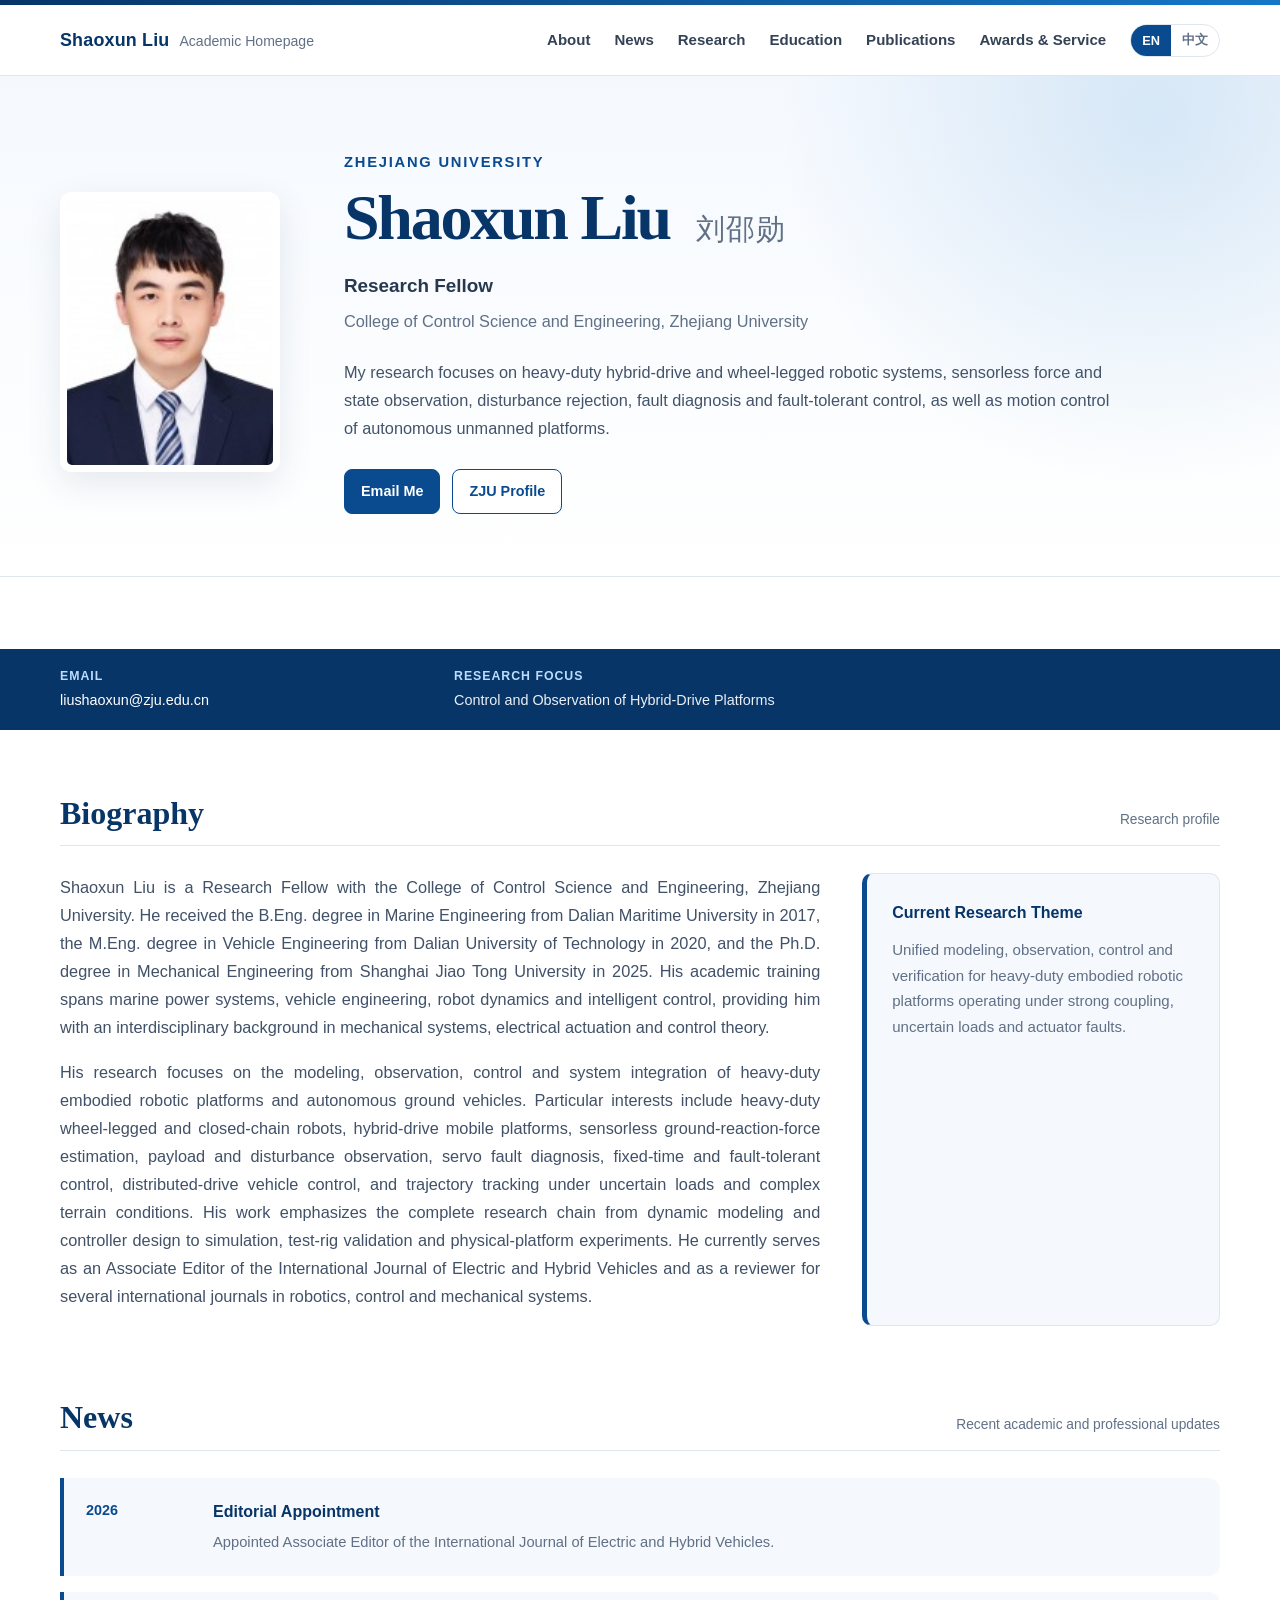
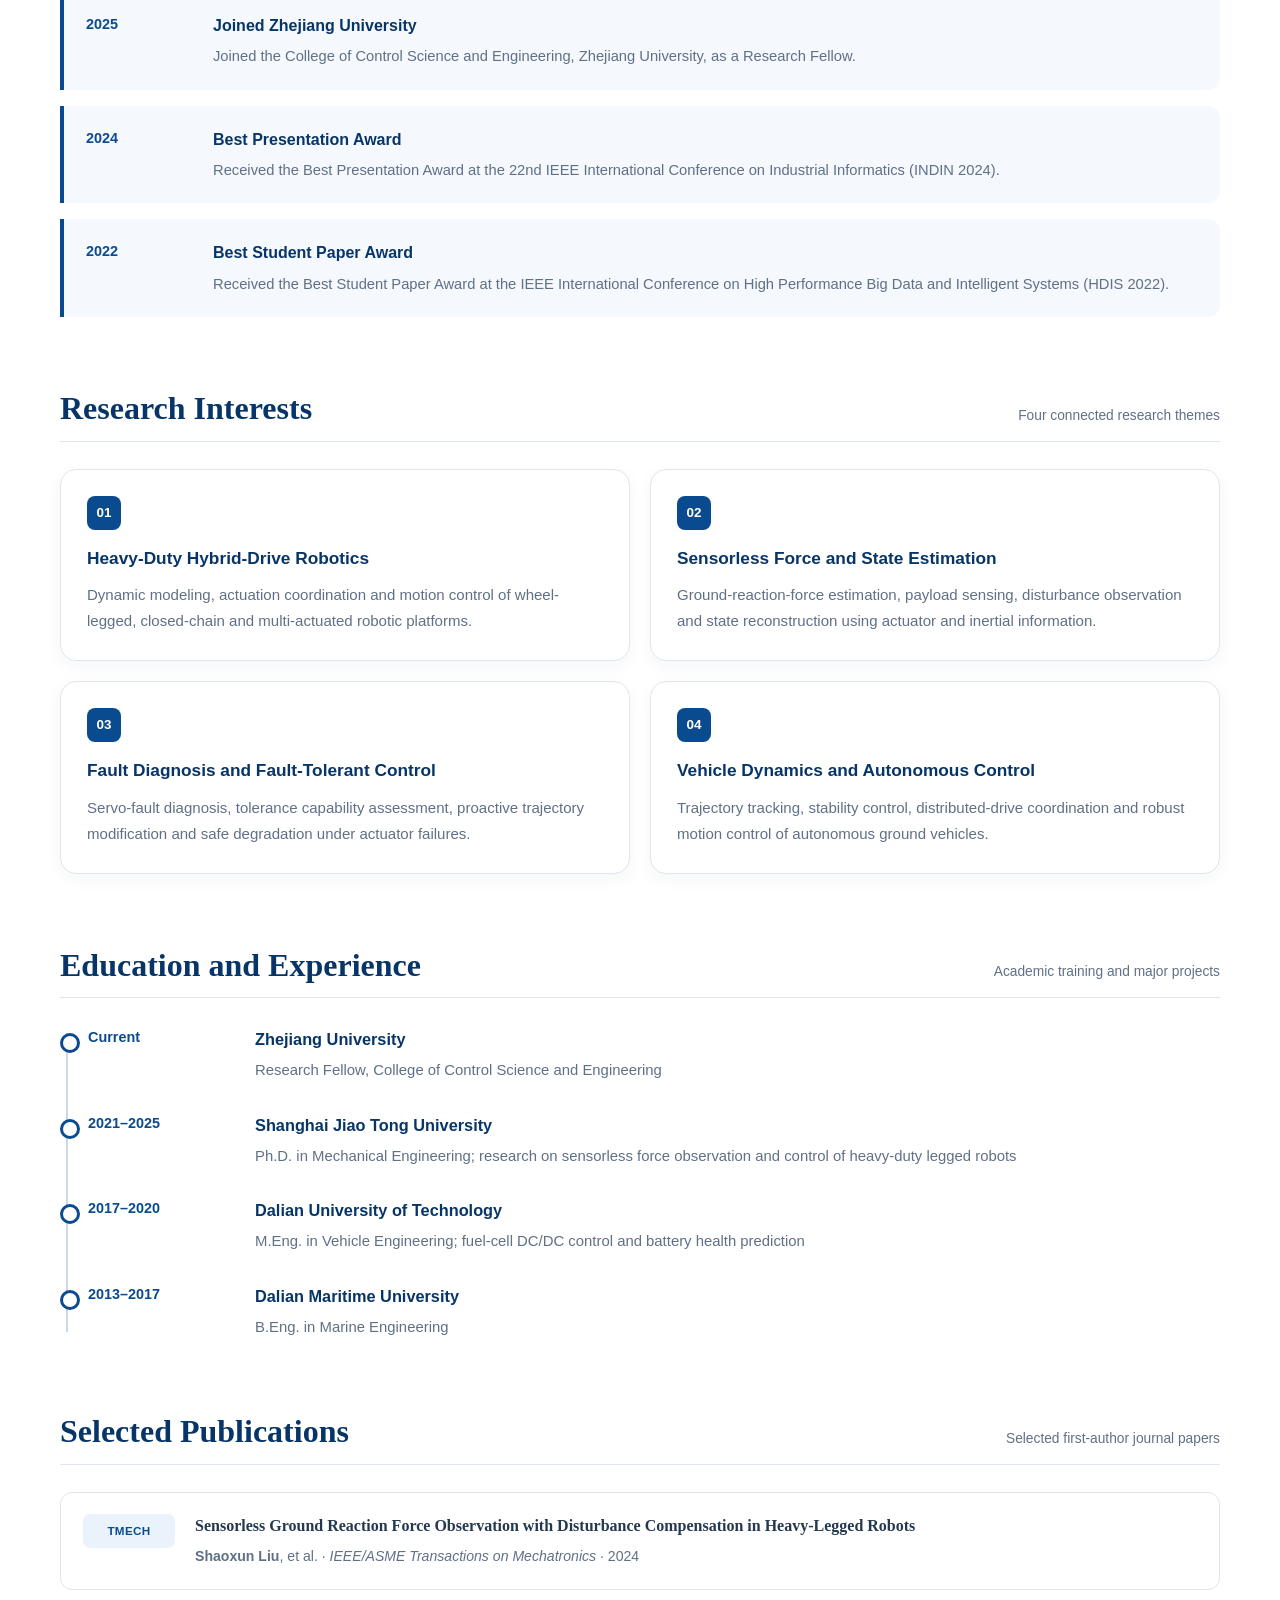
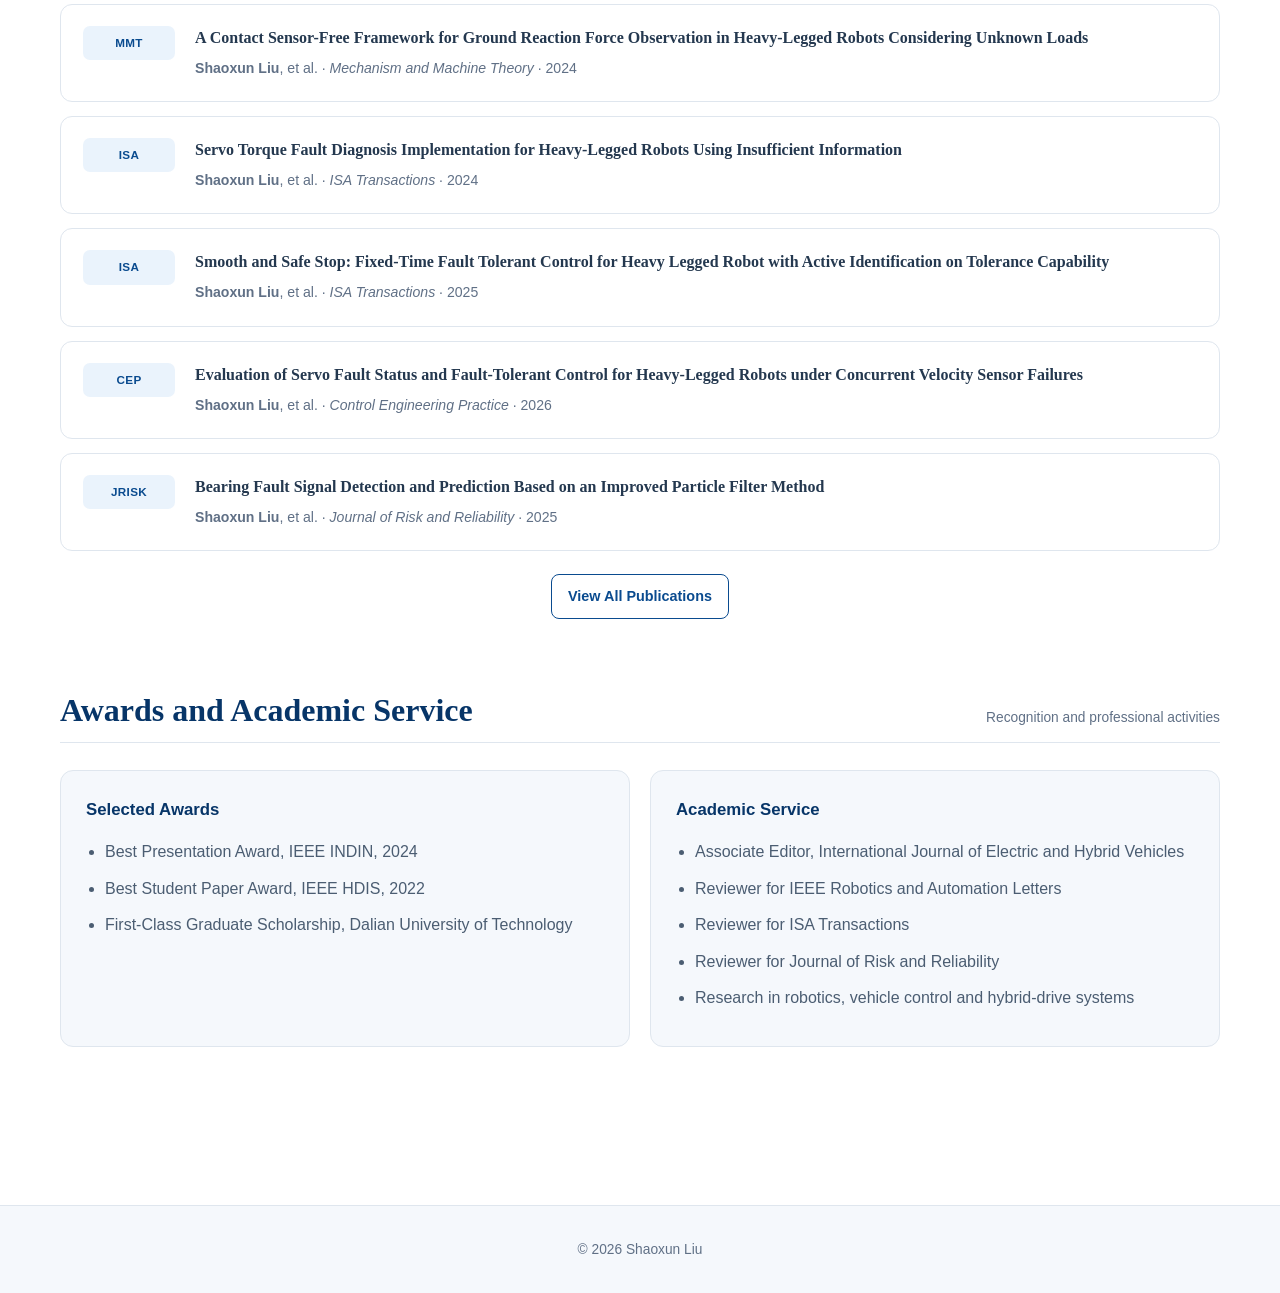
<file: index.html>
<!DOCTYPE html>
<!DOCTYPE html>

<html lang="en">
<head>
<meta charset="utf-8"/>
<meta content="width=device-width, initial-scale=1.0" name="viewport"/>
<meta content="Academic homepage of Shaoxun Liu, Research Fellow at Zhejiang University." name="description"/>
<meta content="Shaoxun Liu" name="author"/>
<title>Shaoxun Liu | Zhejiang University</title>
<link href="style.css" rel="stylesheet"/>
</head>
<body>
<div class="top-rule"></div>
<header class="nav-shell">
<nav aria-label="Main navigation" class="nav">
<a class="brand" href="index.html#top">
<strong>Shaoxun Liu</strong>
<span data-en="Academic Homepage" data-zh="个人学术主页">Academic Homepage</span>
</a>
<button aria-label="Toggle navigation" class="menu-toggle" id="menuToggle">☰</button>
<div class="nav-links" id="navLinks">
<a data-en="About" data-zh="个人简介" href="#about">About</a>
<a data-en="News" data-zh="最新动态" href="#news">News</a>
<a data-en="Research" data-zh="研究方向" href="#research">Research</a>
<a data-en="Education" data-zh="教育经历" href="#education">Education</a>
<a data-en="Publications" data-zh="论文成果" href="publications.html">Publications</a>
<a data-en="Awards &amp; Service" data-zh="奖励与兼职" href="#service">Awards &amp; Service</a>
<div aria-label="Language switch" class="language-switch">
<button class="active" data-lang="en" type="button">EN</button>
<button data-lang="zh" type="button">中文</button>
</div>
</div>
</nav>
</header>
<div id="top"></div>
<section aria-labelledby="page-title" class="hero">
<div class="hero-inner">
<div class="portrait-wrap">
<img alt="Portrait of Shaoxun Liu" class="portrait" src="assets/profile.jpg"/>
</div>
<div>
<p class="eyebrow" data-en="Zhejiang University" data-zh="浙江大学">Zhejiang University</p>
<h1 id="page-title">Shaoxun Liu <span class="cn-name">刘邵勋</span></h1>
<p class="position" data-en="Research Fellow" data-zh="专职研究员">Research Fellow</p>
<p class="affiliation" data-en="College of Control Science and Engineering, Zhejiang University" data-zh="浙江大学控制科学与工程学院">
          College of Control Science and Engineering, Zhejiang University
        </p>
<p class="hero-summary" data-en="My research focuses on heavy-duty hybrid-drive and wheel-legged robotic systems, sensorless force and state observation, disturbance rejection, fault diagnosis and fault-tolerant control, as well as motion control of autonomous unmanned platforms." data-zh="主要从事重载复合驱动与轮足机器人、无传感器力与状态观测、抗扰控制、故障诊断与容错控制，以及无人平台运动控制等方面的研究。">
          My research focuses on heavy-duty hybrid-drive and wheel-legged robotic systems,
          sensorless force and state observation, disturbance rejection, fault diagnosis and
          fault-tolerant control, as well as motion control of autonomous unmanned platforms.
        </p>
<div class="quick-links">
<a class="button primary" data-en="Email Me" data-zh="发送邮件" href="mailto:liushaoxun@zju.edu.cn">Email Me</a>
<a class="button secondary" data-en="ZJU Profile" data-zh="浙大主页" href="https://person.zju.edu.cn/shaoxun" rel="noopener" target="_blank">ZJU Profile</a>
</div>
</div>
</div>
</section>
<div class="contact-strip">
<div class="contact-inner">
<div class="contact-item">
<strong data-en="Email" data-zh="邮箱">Email</strong>
<a href="mailto:liushaoxun@zju.edu.cn">liushaoxun@zju.edu.cn</a>
</div>
<div class="contact-item">
<strong data-en="Research Focus" data-zh="研究方向">Research Focus</strong>
<span data-en="Control and Observation of Hybrid-Drive Platforms" data-zh="复合驱动平台控制及观测">
          Control and Observation of Hybrid-Drive Platforms
        </span>
</div>
</div>
</div>
<main>
<section id="about">
<div class="section-heading">
<h2 data-en="Biography" data-zh="个人简介">Biography</h2>
<span data-en="Research profile" data-zh="研究概况">Research profile</span>
</div>
<div class="about-grid">
<div class="about-copy">
<p data-en="Shaoxun Liu is a Research Fellow with the College of Control Science and Engineering, Zhejiang University. He received the B.Eng. degree in Marine Engineering from Dalian Maritime University in 2017, the M.Eng. degree in Vehicle Engineering from Dalian University of Technology in 2020, and the Ph.D. degree in Mechanical Engineering from Shanghai Jiao Tong University in 2025. His academic training spans marine power systems, vehicle engineering, robot dynamics and intelligent control, providing him with an interdisciplinary background in mechanical systems, electrical actuation and control theory." data-zh="刘邵勋，博士，现为浙江大学控制科学与工程学院专职研究员。2017年获大连海事大学轮机工程专业学士学位，2020年获大连理工大学车辆工程专业硕士学位，2025年获上海交通大学机械工程专业博士学位。其学习与研究经历覆盖船舶动力、车辆工程、机器人动力学与智能控制，形成了机械系统、电驱动执行与控制理论相结合的交叉研究背景。">
            Shaoxun Liu is a Research Fellow with the College of Control Science and Engineering,
            Zhejiang University. He received the B.Eng. degree in Marine Engineering from Dalian
            Maritime University in 2017, the M.Eng. degree in Vehicle Engineering from Dalian
            University of Technology in 2020, and the Ph.D. degree in Mechanical Engineering from
            Shanghai Jiao Tong University in 2025. His academic training spans marine power systems,
            vehicle engineering, robot dynamics and intelligent control, providing him with an
            interdisciplinary background in mechanical systems, electrical actuation and control theory.
          </p>
<p data-en="His research focuses on the modeling, observation, control and system integration of heavy-duty embodied robotic platforms and autonomous ground vehicles. Particular interests include heavy-duty wheel-legged and closed-chain robots, hybrid-drive mobile platforms, sensorless ground-reaction-force estimation, payload and disturbance observation, servo fault diagnosis, fixed-time and fault-tolerant control, distributed-drive vehicle control, and trajectory tracking under uncertain loads and complex terrain conditions. His work emphasizes the complete research chain from dynamic modeling and controller design to simulation, test-rig validation and physical-platform experiments. He currently serves as an Associate Editor of the International Journal of Electric and Hybrid Vehicles and as a reviewer for several international journals in robotics, control and mechanical systems." data-zh="其研究主要面向重载具身机器人平台与无人地面车辆的建模、观测、控制及系统集成，重点开展重载轮足与闭链机器人、复合驱动移动平台、无传感器地面接触力估计、负载与扰动观测、伺服故障诊断、固定时间与容错控制、分布式驱动车辆控制，以及未知负载和复杂地形条件下的轨迹跟踪研究。相关工作注重从动力学建模、控制器设计到仿真验证、台架试验和实物平台测试的完整技术链条。现任 International Journal of Electric and Hybrid Vehicles 副编辑，并担任多个机器人、控制与机械系统领域国际期刊审稿人。">
            His research focuses on the modeling, observation, control and system integration of
            heavy-duty embodied robotic platforms and autonomous ground vehicles. Particular interests
            include heavy-duty wheel-legged and closed-chain robots, hybrid-drive mobile platforms,
            sensorless ground-reaction-force estimation, payload and disturbance observation, servo
            fault diagnosis, fixed-time and fault-tolerant control, distributed-drive vehicle control,
            and trajectory tracking under uncertain loads and complex terrain conditions. His work
            emphasizes the complete research chain from dynamic modeling and controller design to
            simulation, test-rig validation and physical-platform experiments. He currently serves as
            an Associate Editor of the International Journal of Electric and Hybrid Vehicles and as a
            reviewer for several international journals in robotics, control and mechanical systems.
          </p>
</div>
<aside class="focus-box">
<h3 data-en="Current Research Theme" data-zh="当前研究主题">Current Research Theme</h3>
<p data-en="Unified modeling, observation, control and verification for heavy-duty embodied robotic platforms operating under strong coupling, uncertain loads and actuator faults." data-zh="面向强耦合、未知负载与执行器故障条件下的重载具身平台，开展统一建模、状态与力观测、运动控制及系统验证研究。">
            Unified modeling, observation, control and verification for heavy-duty embodied robotic
            platforms operating under strong coupling, uncertain loads and actuator faults.
          </p>
</aside>
</div>
</section>
<section id="news">
<div class="section-heading">
<h2 data-en="News" data-zh="最新动态">News</h2>
<span data-en="Recent academic and professional updates" data-zh="近期学术与工作动态">Recent academic and professional updates</span>
</div>
<div class="news-list">
<article class="news-item">
<div class="news-date">2026</div>
<div class="news-content">
<h3 data-en="Editorial Appointment" data-zh="期刊编辑任职">Editorial Appointment</h3>
<p data-en="Appointed Associate Editor of the International Journal of Electric and Hybrid Vehicles." data-zh="受聘担任 International Journal of Electric and Hybrid Vehicles 副编辑。">
              Appointed Associate Editor of the International Journal of Electric and Hybrid Vehicles.
            </p>
</div>
</article>
<article class="news-item">
<div class="news-date">2025</div>
<div class="news-content">
<h3 data-en="Joined Zhejiang University" data-zh="加入浙江大学">Joined Zhejiang University</h3>
<p data-en="Joined the College of Control Science and Engineering, Zhejiang University, as a Research Fellow." data-zh="加入浙江大学控制科学与工程学院，任专职研究员。">
              Joined the College of Control Science and Engineering, Zhejiang University, as a Research Fellow.
            </p>
</div>
</article>
<article class="news-item">
<div class="news-date">2024</div>
<div class="news-content">
<h3 data-en="Best Presentation Award" data-zh="最佳报告奖">Best Presentation Award</h3>
<p data-en="Received the Best Presentation Award at the 22nd IEEE International Conference on Industrial Informatics (INDIN 2024)." data-zh="在第22届 IEEE 工业信息学国际会议（INDIN 2024）获得最佳报告奖。">
              Received the Best Presentation Award at the 22nd IEEE International Conference on Industrial Informatics (INDIN 2024).
            </p>
</div>
</article>
<article class="news-item">
<div class="news-date">2022</div>
<div class="news-content">
<h3 data-en="Best Student Paper Award" data-zh="最佳学生论文奖">Best Student Paper Award</h3>
<p data-en="Received the Best Student Paper Award at the IEEE International Conference on High Performance Big Data and Intelligent Systems (HDIS 2022)." data-zh="在 IEEE 高性能大数据与智能系统国际会议（HDIS 2022）获得最佳学生论文奖。">
              Received the Best Student Paper Award at the IEEE International Conference on High Performance Big Data and Intelligent Systems (HDIS 2022).
            </p>
</div>
</article>
</div>
</section>
<section id="research">
<div class="section-heading">
<h2 data-en="Research Interests" data-zh="研究方向">Research Interests</h2>
<span data-en="Four connected research themes" data-zh="四项相互关联的研究主题">Four connected research themes</span>
</div>
<div class="cards">
<article class="card">
<span class="card-index">01</span>
<h3 data-en="Heavy-Duty Hybrid-Drive Robotics" data-zh="重载复合驱动机器人">Heavy-Duty Hybrid-Drive Robotics</h3>
<p data-en="Dynamic modeling, actuation coordination and motion control of wheel-legged, closed-chain and multi-actuated robotic platforms." data-zh="开展轮足式、闭链式与多执行器重载机器人平台的动力学建模、驱动协调与运动控制研究。">
            Dynamic modeling, actuation coordination and motion control of wheel-legged,
            closed-chain and multi-actuated robotic platforms.
          </p>
</article>
<article class="card">
<span class="card-index">02</span>
<h3 data-en="Sensorless Force and State Estimation" data-zh="无传感器力与状态观测">Sensorless Force and State Estimation</h3>
<p data-en="Ground-reaction-force estimation, payload sensing, disturbance observation and state reconstruction using actuator and inertial information." data-zh="利用执行器信息与惯性信息实现地面接触力估计、负载感知、扰动观测与系统状态重构。">
            Ground-reaction-force estimation, payload sensing, disturbance observation and state
            reconstruction using actuator and inertial information.
          </p>
</article>
<article class="card">
<span class="card-index">03</span>
<h3 data-en="Fault Diagnosis and Fault-Tolerant Control" data-zh="故障诊断与容错控制">Fault Diagnosis and Fault-Tolerant Control</h3>
<p data-en="Servo-fault diagnosis, tolerance capability assessment, proactive trajectory modification and safe degradation under actuator failures." data-zh="研究伺服故障诊断、容错能力评估、主动轨迹修正以及执行器故障条件下的安全降级控制。">
            Servo-fault diagnosis, tolerance capability assessment, proactive trajectory modification
            and safe degradation under actuator failures.
          </p>
</article>
<article class="card">
<span class="card-index">04</span>
<h3 data-en="Vehicle Dynamics and Autonomous Control" data-zh="车辆动力学与自主控制">Vehicle Dynamics and Autonomous Control</h3>
<p data-en="Trajectory tracking, stability control, distributed-drive coordination and robust motion control of autonomous ground vehicles." data-zh="开展无人地面车辆的轨迹跟踪、稳定性控制、分布式驱动协调与鲁棒运动控制研究。">
            Trajectory tracking, stability control, distributed-drive coordination and robust motion
            control of autonomous ground vehicles.
          </p>
</article>
</div>
</section>
<section id="education">
<div class="section-heading">
<h2 data-en="Education and Experience" data-zh="教育与科研经历">Education and Experience</h2>
<span data-en="Academic training and major projects" data-zh="学术训练与主要项目">Academic training and major projects</span>
</div>
<div class="timeline">
<div class="timeline-item">
<div class="timeline-date" data-en="Current" data-zh="现今">Current</div>
<div class="timeline-content">
<h3 data-en="Zhejiang University" data-zh="浙江大学">Zhejiang University</h3>
<p data-en="Research Fellow, College of Control Science and Engineering" data-zh="控制科学与工程学院，专职研究员">
              Research Fellow, College of Control Science and Engineering
            </p>
</div>
</div>
<div class="timeline-item">
<div class="timeline-date">2021–2025</div>
<div class="timeline-content">
<h3 data-en="Shanghai Jiao Tong University" data-zh="上海交通大学">Shanghai Jiao Tong University</h3>
<p data-en="Ph.D. in Mechanical Engineering; research on sensorless force observation and control of heavy-duty legged robots" data-zh="机械工程博士；重载足式机器人无传感器接触力观测与控制">
              Ph.D. in Mechanical Engineering; research on sensorless force observation and control
              of heavy-duty legged robots
            </p>
</div>
</div>
<div class="timeline-item">
<div class="timeline-date">2017–2020</div>
<div class="timeline-content">
<h3 data-en="Dalian University of Technology" data-zh="大连理工大学">Dalian University of Technology</h3>
<p data-en="M.Eng. in Vehicle Engineering; fuel-cell DC/DC control and battery health prediction" data-zh="车辆工程硕士；燃料电池DC/DC控制与电池健康状态预测">
              M.Eng. in Vehicle Engineering; fuel-cell DC/DC control and battery health prediction
            </p>
</div>
</div>
<div class="timeline-item">
<div class="timeline-date">2013–2017</div>
<div class="timeline-content">
<h3 data-en="Dalian Maritime University" data-zh="大连海事大学">Dalian Maritime University</h3>
<p data-en="B.Eng. in Marine Engineering" data-zh="轮机工程学士">
              B.Eng. in Marine Engineering
            </p>
</div>
</div>
</div>
</section>
<section id="selected-publications">
<div class="section-heading">
<h2 data-en="Selected Publications" data-zh="代表性论文">Selected Publications</h2>
<span data-en="Selected first-author journal papers" data-zh="部分第一作者期刊论文">Selected first-author journal papers</span>
</div>
<div class="publication-list">
<article class="publication">
<div class="journal-tag">TMECH</div>
<div>
<h3>Sensorless Ground Reaction Force Observation with Disturbance Compensation in Heavy-Legged Robots</h3>
<p><strong>Shaoxun Liu</strong>, et al. · <em>IEEE/ASME Transactions on Mechatronics</em> · 2024</p>
</div>
</article>
<article class="publication">
<div class="journal-tag">MMT</div>
<div>
<h3>A Contact Sensor-Free Framework for Ground Reaction Force Observation in Heavy-Legged Robots Considering Unknown Loads</h3>
<p><strong>Shaoxun Liu</strong>, et al. · <em>Mechanism and Machine Theory</em> · 2024</p>
</div>
</article>
<article class="publication">
<div class="journal-tag">ISA</div>
<div>
<h3>Servo Torque Fault Diagnosis Implementation for Heavy-Legged Robots Using Insufficient Information</h3>
<p><strong>Shaoxun Liu</strong>, et al. · <em>ISA Transactions</em> · 2024</p>
</div>
</article>
<article class="publication">
<div class="journal-tag">ISA</div>
<div>
<h3>Smooth and Safe Stop: Fixed-Time Fault Tolerant Control for Heavy Legged Robot with Active Identification on Tolerance Capability</h3>
<p><strong>Shaoxun Liu</strong>, et al. · <em>ISA Transactions</em> · 2025</p>
</div>
</article>
<article class="publication">
<div class="journal-tag">CEP</div>
<div>
<h3>Evaluation of Servo Fault Status and Fault-Tolerant Control for Heavy-Legged Robots under Concurrent Velocity Sensor Failures</h3>
<p><strong>Shaoxun Liu</strong>, et al. · <em>Control Engineering Practice</em> · 2026</p>
</div>
</article>
<article class="publication">
<div class="journal-tag">JRISK</div>
<div>
<h3>Bearing Fault Signal Detection and Prediction Based on an Improved Particle Filter Method</h3>
<p><strong>Shaoxun Liu</strong>, et al. · <em>Journal of Risk and Reliability</em> · 2025</p>
</div>
</article>
</div>
<div class="publication-more">
<a class="button secondary" data-en="View All Publications" data-zh="查看全部论文" href="publications.html">View All Publications</a>
</div>
</section>

<section id="service">
<div class="section-heading">
<h2 data-en="Awards and Academic Service" data-zh="奖励与学术兼职">Awards and Academic Service</h2>
<span data-en="Recognition and professional activities" data-zh="获奖与专业服务">Recognition and professional activities</span>
</div>
<div class="two-column-list">
<div class="list-panel">
<h3 data-en="Selected Awards" data-zh="代表性奖励">Selected Awards</h3>
<ul>
<li data-en="Best Presentation Award, IEEE INDIN, 2024" data-zh="IEEE INDIN 最佳报告奖，2024">Best Presentation Award, IEEE INDIN, 2024</li>
<li data-en="Best Student Paper Award, IEEE HDIS, 2022" data-zh="IEEE HDIS 最佳学生论文奖，2022">Best Student Paper Award, IEEE HDIS, 2022</li>
<li data-en="First-Class Graduate Scholarship, Dalian University of Technology" data-zh="大连理工大学一级研究生奖学金">First-Class Graduate Scholarship, Dalian University of Technology</li>
</ul>
</div>
<div class="list-panel">
<h3 data-en="Academic Service" data-zh="学术兼职">Academic Service</h3>
<ul>
<li data-en="Associate Editor, International Journal of Electric and Hybrid Vehicles" data-zh="International Journal of Electric and Hybrid Vehicles 副编辑">Associate Editor, International Journal of Electric and Hybrid Vehicles</li>
<li data-en="Reviewer for IEEE Robotics and Automation Letters" data-zh="IEEE Robotics and Automation Letters 审稿人">Reviewer for IEEE Robotics and Automation Letters</li>
<li data-en="Reviewer for ISA Transactions" data-zh="ISA Transactions 审稿人">Reviewer for ISA Transactions</li>
<li data-en="Reviewer for Journal of Risk and Reliability" data-zh="Journal of Risk and Reliability 审稿人">Reviewer for Journal of Risk and Reliability</li>
<li data-en="Research in robotics, vehicle control and hybrid-drive systems" data-zh="长期从事机器人、车辆控制与复合驱动系统研究">Research in robotics, vehicle control and hybrid-drive systems</li>
</ul>
</div>
</div>
</section>
</main>
<footer>
<span>© <span id="year"></span> Shaoxun Liu</span>
</footer>
<script>
    const translations = document.querySelectorAll("[data-en][data-zh]");
    const languageButtons = document.querySelectorAll("[data-lang]");
    const navLinks = document.getElementById("navLinks");
    const menuToggle = document.getElementById("menuToggle");

    function setLanguage(language) {
      document.documentElement.lang = language === "zh" ? "zh-CN" : "en";
      translations.forEach((element) => {
        element.textContent = element.dataset[language];
      });
      languageButtons.forEach((button) => {
        button.classList.toggle("active", button.dataset.lang === language);
      });
      localStorage.setItem("homepageLanguage", language);
    }

    languageButtons.forEach((button) => {
      button.addEventListener("click", () => setLanguage(button.dataset.lang));
    });

    menuToggle.addEventListener("click", () => {
      navLinks.classList.toggle("open");
    });

    navLinks.querySelectorAll("a").forEach((link) => {
      link.addEventListener("click", () => navLinks.classList.remove("open"));
    });

    document.getElementById("year").textContent = new Date().getFullYear();
    setLanguage(localStorage.getItem("homepageLanguage") || "en");
  </script>
</body>
</html>
</file>
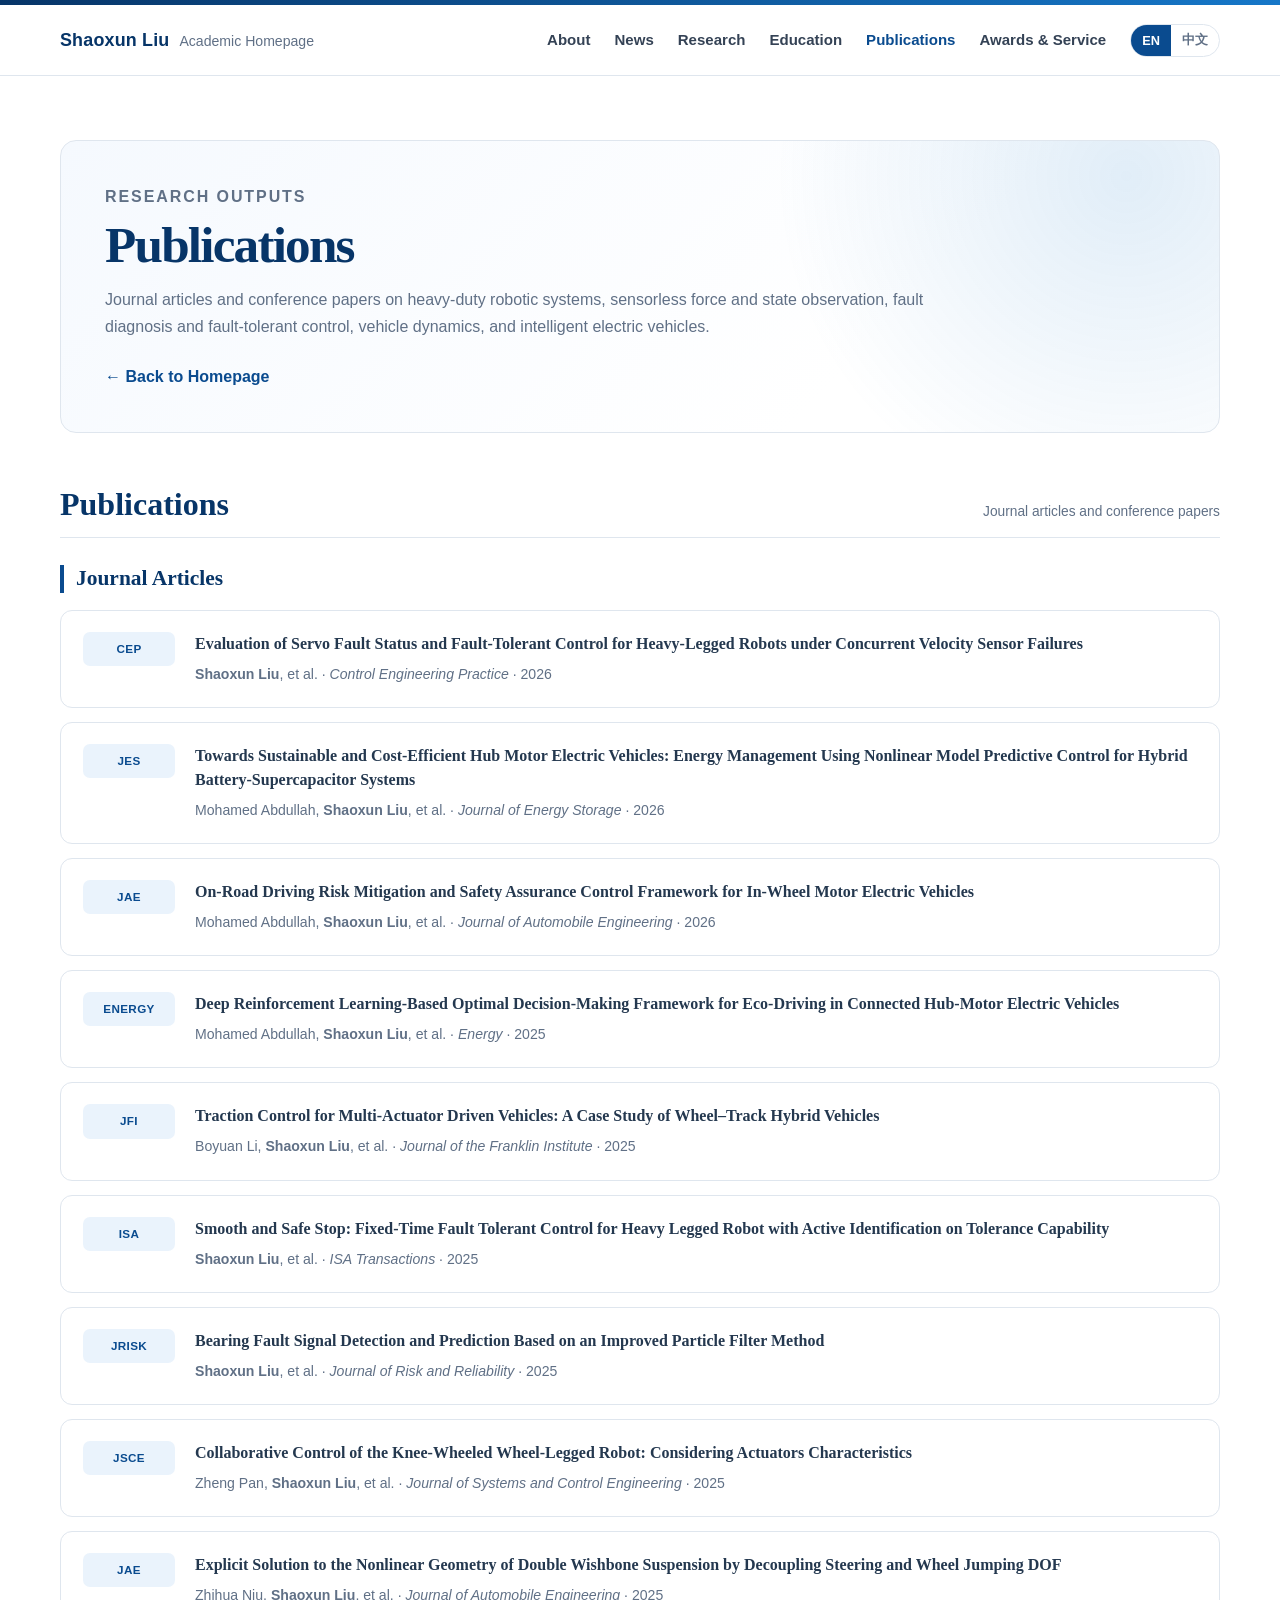
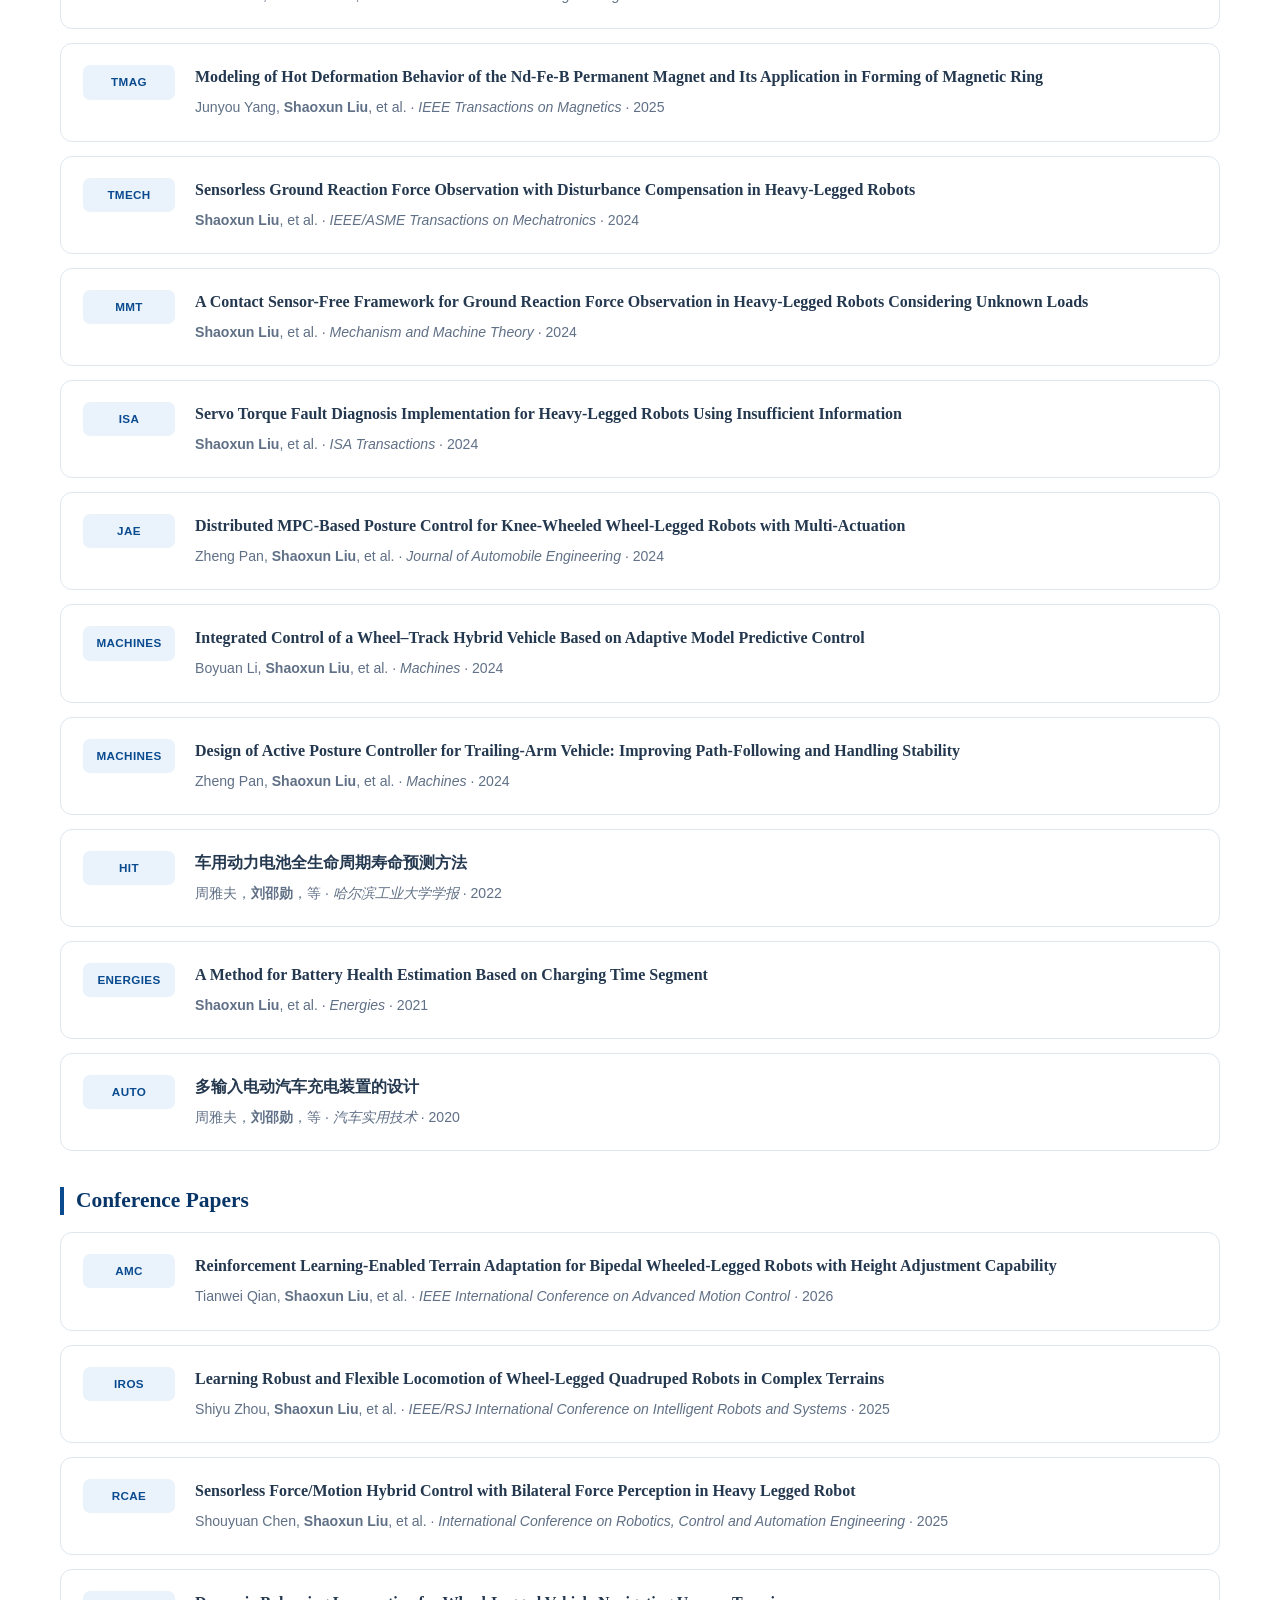
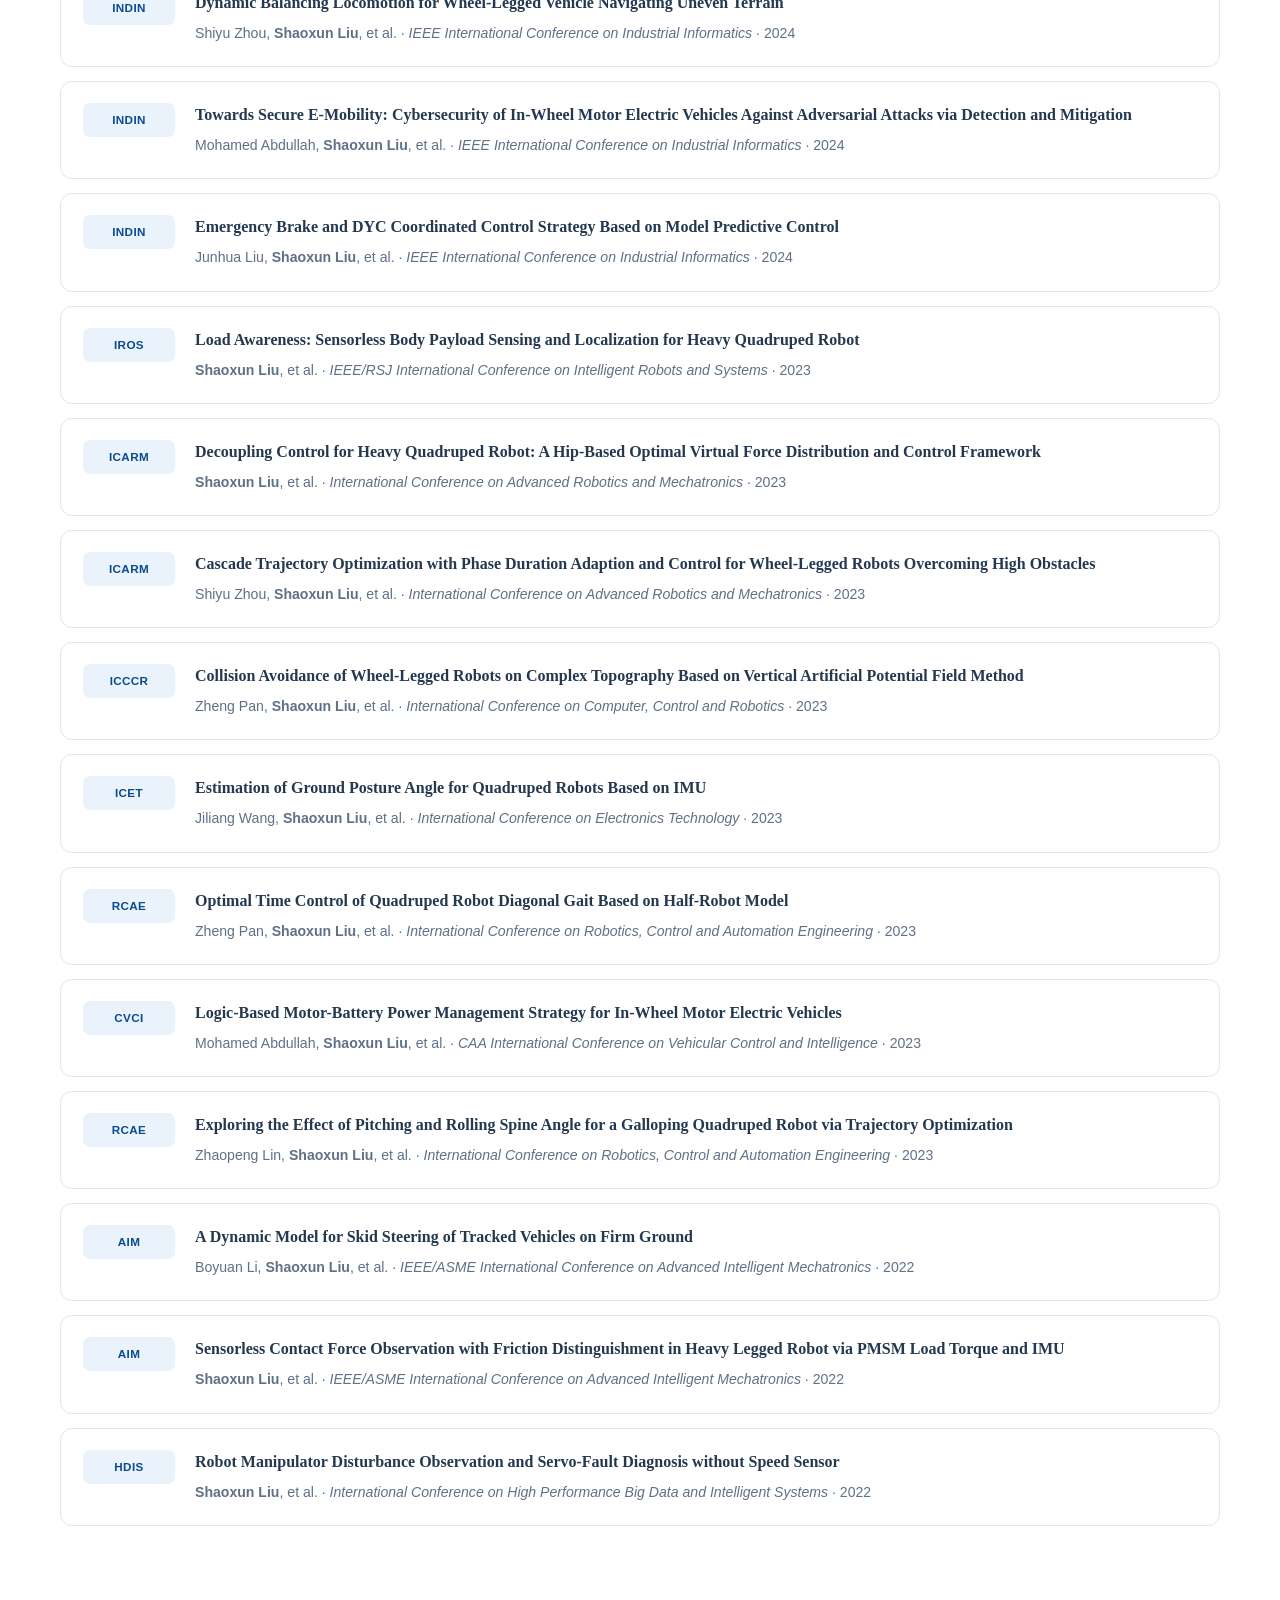
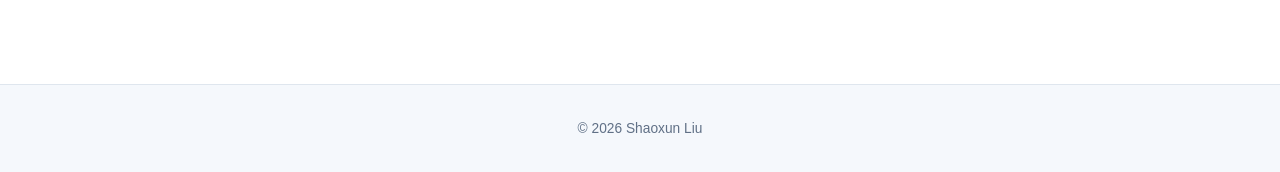
<file: publications.html>
<!DOCTYPE html>
<!DOCTYPE html>

<!DOCTYPE html>

<html lang="en">
<head>
<meta charset="utf-8"/>
<meta content="width=device-width, initial-scale=1.0" name="viewport"/>
<meta content="Complete publication list of Shaoxun Liu." name="description"/>
<meta content="Shaoxun Liu" name="author"/>
<title>Publications | Shaoxun Liu</title>
<link href="style.css" rel="stylesheet"/>
</head>
<body>
<div class="top-rule"></div>
<header class="nav-shell">
<nav aria-label="Main navigation" class="nav">
<a class="brand" href="index.html">
<strong>Shaoxun Liu</strong>
<span data-en="Academic Homepage" data-zh="个人学术主页">Academic Homepage</span>
</a>
<button aria-label="Toggle navigation" class="menu-toggle" id="menuToggle">☰</button>
<div class="nav-links" id="navLinks">
<a data-en="About" data-zh="个人简介" href="index.html#about">About</a>
<a data-en="News" data-zh="最新动态" href="index.html#news">News</a>
<a data-en="Research" data-zh="研究方向" href="index.html#research">Research</a>
<a data-en="Education" data-zh="教育经历" href="index.html#education">Education</a>
<a class="active" data-en="Publications" data-zh="论文成果" href="publications.html">Publications</a>
<a data-en="Awards &amp; Service" data-zh="奖励与兼职" href="index.html#service">Awards &amp; Service</a>
<div aria-label="Language switch" class="language-switch">
<button class="active" data-lang="en" type="button">EN</button>
<button data-lang="zh" type="button">中文</button>
</div>
</div>
</nav>
</header>
<div id="top"></div>


<main><section aria-labelledby="publications-title" class="publications-hero">
<p class="eyebrow" data-en="Research Outputs" data-zh="科研成果">Research Outputs</p>
<h1 data-en="Publications" data-zh="论文成果" id="publications-title">Publications</h1>
<p data-en="Journal articles and conference papers on heavy-duty robotic systems, sensorless force and state observation, fault diagnosis and fault-tolerant control, vehicle dynamics, and intelligent electric vehicles." data-zh="期刊论文与会议论文主要涵盖重载机器人系统、无传感器力与状态观测、故障诊断与容错控制、车辆动力学及智能电动汽车等方向。">
    Journal articles and conference papers on heavy-duty robotic systems, sensorless force and state observation,
    fault diagnosis and fault-tolerant control, vehicle dynamics, and intelligent electric vehicles.
  </p>
<a class="back-home" data-en="← Back to Homepage" data-zh="← 返回首页" href="index.html">← Back to Homepage</a>
</section><section id="publications">
<div class="section-heading">
<h2 data-en="Publications" data-zh="论文成果">Publications</h2>
<span data-en="Journal articles and conference papers" data-zh="期刊论文与会议论文">Journal articles and conference papers</span>
</div>
<h3 class="publication-subheading first" data-en="Journal Articles" data-zh="期刊论文">Journal Articles</h3>
<div class="publication-list">
<article class="publication">
<div class="journal-tag">CEP</div>
<div>
<h3>Evaluation of Servo Fault Status and Fault-Tolerant Control for Heavy-Legged Robots under Concurrent Velocity Sensor Failures</h3>
<p><strong>Shaoxun Liu</strong>, et al. · <em>Control Engineering Practice</em> · 2026</p>
</div>
</article>
<article class="publication">
<div class="journal-tag">JES</div>
<div>
<h3>Towards Sustainable and Cost-Efficient Hub Motor Electric Vehicles: Energy Management Using Nonlinear Model Predictive Control for Hybrid Battery-Supercapacitor Systems</h3>
<p>Mohamed Abdullah, <strong>Shaoxun Liu</strong>, et al. · <em>Journal of Energy Storage</em> · 2026</p>
</div>
</article>
<article class="publication">
<div class="journal-tag">JAE</div>
<div>
<h3>On-Road Driving Risk Mitigation and Safety Assurance Control Framework for In-Wheel Motor Electric Vehicles</h3>
<p>Mohamed Abdullah, <strong>Shaoxun Liu</strong>, et al. · <em>Journal of Automobile Engineering</em> · 2026</p>
</div>
</article>
<article class="publication">
<div class="journal-tag">ENERGY</div>
<div>
<h3>Deep Reinforcement Learning-Based Optimal Decision-Making Framework for Eco-Driving in Connected Hub-Motor Electric Vehicles</h3>
<p>Mohamed Abdullah, <strong>Shaoxun Liu</strong>, et al. · <em>Energy</em> · 2025</p>
</div>
</article>
<article class="publication">
<div class="journal-tag">JFI</div>
<div>
<h3>Traction Control for Multi-Actuator Driven Vehicles: A Case Study of Wheel–Track Hybrid Vehicles</h3>
<p>Boyuan Li, <strong>Shaoxun Liu</strong>, et al. · <em>Journal of the Franklin Institute</em> · 2025</p>
</div>
</article>
<article class="publication">
<div class="journal-tag">ISA</div>
<div>
<h3>Smooth and Safe Stop: Fixed-Time Fault Tolerant Control for Heavy Legged Robot with Active Identification on Tolerance Capability</h3>
<p><strong>Shaoxun Liu</strong>, et al. · <em>ISA Transactions</em> · 2025</p>
</div>
</article>
<article class="publication">
<div class="journal-tag">JRISK</div>
<div>
<h3>Bearing Fault Signal Detection and Prediction Based on an Improved Particle Filter Method</h3>
<p><strong>Shaoxun Liu</strong>, et al. · <em>Journal of Risk and Reliability</em> · 2025</p>
</div>
</article>
<article class="publication">
<div class="journal-tag">JSCE</div>
<div>
<h3>Collaborative Control of the Knee-Wheeled Wheel-Legged Robot: Considering Actuators Characteristics</h3>
<p>Zheng Pan, <strong>Shaoxun Liu</strong>, et al. · <em>Journal of Systems and Control Engineering</em> · 2025</p>
</div>
</article>
<article class="publication">
<div class="journal-tag">JAE</div>
<div>
<h3>Explicit Solution to the Nonlinear Geometry of Double Wishbone Suspension by Decoupling Steering and Wheel Jumping DOF</h3>
<p>Zhihua Niu, <strong>Shaoxun Liu</strong>, et al. · <em>Journal of Automobile Engineering</em> · 2025</p>
</div>
</article>
<article class="publication">
<div class="journal-tag">TMAG</div>
<div>
<h3>Modeling of Hot Deformation Behavior of the Nd-Fe-B Permanent Magnet and Its Application in Forming of Magnetic Ring</h3>
<p>Junyou Yang, <strong>Shaoxun Liu</strong>, et al. · <em>IEEE Transactions on Magnetics</em> · 2025</p>
</div>
</article>
<article class="publication">
<div class="journal-tag">TMECH</div>
<div>
<h3>Sensorless Ground Reaction Force Observation with Disturbance Compensation in Heavy-Legged Robots</h3>
<p><strong>Shaoxun Liu</strong>, et al. · <em>IEEE/ASME Transactions on Mechatronics</em> · 2024</p>
</div>
</article>
<article class="publication">
<div class="journal-tag">MMT</div>
<div>
<h3>A Contact Sensor-Free Framework for Ground Reaction Force Observation in Heavy-Legged Robots Considering Unknown Loads</h3>
<p><strong>Shaoxun Liu</strong>, et al. · <em>Mechanism and Machine Theory</em> · 2024</p>
</div>
</article>
<article class="publication">
<div class="journal-tag">ISA</div>
<div>
<h3>Servo Torque Fault Diagnosis Implementation for Heavy-Legged Robots Using Insufficient Information</h3>
<p><strong>Shaoxun Liu</strong>, et al. · <em>ISA Transactions</em> · 2024</p>
</div>
</article>
<article class="publication">
<div class="journal-tag">JAE</div>
<div>
<h3>Distributed MPC-Based Posture Control for Knee-Wheeled Wheel-Legged Robots with Multi-Actuation</h3>
<p>Zheng Pan, <strong>Shaoxun Liu</strong>, et al. · <em>Journal of Automobile Engineering</em> · 2024</p>
</div>
</article>
<article class="publication">
<div class="journal-tag">MACHINES</div>
<div>
<h3>Integrated Control of a Wheel–Track Hybrid Vehicle Based on Adaptive Model Predictive Control</h3>
<p>Boyuan Li, <strong>Shaoxun Liu</strong>, et al. · <em>Machines</em> · 2024</p>
</div>
</article>
<article class="publication">
<div class="journal-tag">MACHINES</div>
<div>
<h3>Design of Active Posture Controller for Trailing-Arm Vehicle: Improving Path-Following and Handling Stability</h3>
<p>Zheng Pan, <strong>Shaoxun Liu</strong>, et al. · <em>Machines</em> · 2024</p>
</div>
</article>
<article class="publication">
<div class="journal-tag">HIT</div>
<div>
<h3>车用动力电池全生命周期寿命预测方法</h3>
<p>周雅夫，<strong>刘邵勋</strong>，等 · <em>哈尔滨工业大学学报</em> · 2022</p>
</div>
</article>
<article class="publication">
<div class="journal-tag">ENERGIES</div>
<div>
<h3>A Method for Battery Health Estimation Based on Charging Time Segment</h3>
<p><strong>Shaoxun Liu</strong>, et al. · <em>Energies</em> · 2021</p>
</div>
</article>
<article class="publication">
<div class="journal-tag">AUTO</div>
<div>
<h3>多输入电动汽车充电装置的设计</h3>
<p>周雅夫，<strong>刘邵勋</strong>，等 · <em>汽车实用技术</em> · 2020</p>
</div>
</article>
</div>
<h3 class="publication-subheading" data-en="Conference Papers" data-zh="会议论文">Conference Papers</h3>
<div class="publication-list">
<article class="publication">
<div class="journal-tag">AMC</div>
<div>
<h3>Reinforcement Learning-Enabled Terrain Adaptation for Bipedal Wheeled-Legged Robots with Height Adjustment Capability</h3>
<p>Tianwei Qian, <strong>Shaoxun Liu</strong>, et al. · <em>IEEE International Conference on Advanced Motion Control</em> · 2026</p>
</div>
</article>
<article class="publication">
<div class="journal-tag">IROS</div>
<div>
<h3>Learning Robust and Flexible Locomotion of Wheel-Legged Quadruped Robots in Complex Terrains</h3>
<p>Shiyu Zhou, <strong>Shaoxun Liu</strong>, et al. · <em>IEEE/RSJ International Conference on Intelligent Robots and Systems</em> · 2025</p>
</div>
</article>
<article class="publication">
<div class="journal-tag">RCAE</div>
<div>
<h3>Sensorless Force/Motion Hybrid Control with Bilateral Force Perception in Heavy Legged Robot</h3>
<p>Shouyuan Chen, <strong>Shaoxun Liu</strong>, et al. · <em>International Conference on Robotics, Control and Automation Engineering</em> · 2025</p>
</div>
</article>
<article class="publication">
<div class="journal-tag">INDIN</div>
<div>
<h3>Dynamic Balancing Locomotion for Wheel-Legged Vehicle Navigating Uneven Terrain</h3>
<p>Shiyu Zhou, <strong>Shaoxun Liu</strong>, et al. · <em>IEEE International Conference on Industrial Informatics</em> · 2024</p>
</div>
</article>
<article class="publication">
<div class="journal-tag">INDIN</div>
<div>
<h3>Towards Secure E-Mobility: Cybersecurity of In-Wheel Motor Electric Vehicles Against Adversarial Attacks via Detection and Mitigation</h3>
<p>Mohamed Abdullah, <strong>Shaoxun Liu</strong>, et al. · <em>IEEE International Conference on Industrial Informatics</em> · 2024</p>
</div>
</article>
<article class="publication">
<div class="journal-tag">INDIN</div>
<div>
<h3>Emergency Brake and DYC Coordinated Control Strategy Based on Model Predictive Control</h3>
<p>Junhua Liu, <strong>Shaoxun Liu</strong>, et al. · <em>IEEE International Conference on Industrial Informatics</em> · 2024</p>
</div>
</article>
<article class="publication">
<div class="journal-tag">IROS</div>
<div>
<h3>Load Awareness: Sensorless Body Payload Sensing and Localization for Heavy Quadruped Robot</h3>
<p><strong>Shaoxun Liu</strong>, et al. · <em>IEEE/RSJ International Conference on Intelligent Robots and Systems</em> · 2023</p>
</div>
</article>
<article class="publication">
<div class="journal-tag">ICARM</div>
<div>
<h3>Decoupling Control for Heavy Quadruped Robot: A Hip-Based Optimal Virtual Force Distribution and Control Framework</h3>
<p><strong>Shaoxun Liu</strong>, et al. · <em>International Conference on Advanced Robotics and Mechatronics</em> · 2023</p>
</div>
</article>
<article class="publication">
<div class="journal-tag">ICARM</div>
<div>
<h3>Cascade Trajectory Optimization with Phase Duration Adaption and Control for Wheel-Legged Robots Overcoming High Obstacles</h3>
<p>Shiyu Zhou, <strong>Shaoxun Liu</strong>, et al. · <em>International Conference on Advanced Robotics and Mechatronics</em> · 2023</p>
</div>
</article>
<article class="publication">
<div class="journal-tag">ICCCR</div>
<div>
<h3>Collision Avoidance of Wheel-Legged Robots on Complex Topography Based on Vertical Artificial Potential Field Method</h3>
<p>Zheng Pan, <strong>Shaoxun Liu</strong>, et al. · <em>International Conference on Computer, Control and Robotics</em> · 2023</p>
</div>
</article>
<article class="publication">
<div class="journal-tag">ICET</div>
<div>
<h3>Estimation of Ground Posture Angle for Quadruped Robots Based on IMU</h3>
<p>Jiliang Wang, <strong>Shaoxun Liu</strong>, et al. · <em>International Conference on Electronics Technology</em> · 2023</p>
</div>
</article>
<article class="publication">
<div class="journal-tag">RCAE</div>
<div>
<h3>Optimal Time Control of Quadruped Robot Diagonal Gait Based on Half-Robot Model</h3>
<p>Zheng Pan, <strong>Shaoxun Liu</strong>, et al. · <em>International Conference on Robotics, Control and Automation Engineering</em> · 2023</p>
</div>
</article>
<article class="publication">
<div class="journal-tag">CVCI</div>
<div>
<h3>Logic-Based Motor-Battery Power Management Strategy for In-Wheel Motor Electric Vehicles</h3>
<p>Mohamed Abdullah, <strong>Shaoxun Liu</strong>, et al. · <em>CAA International Conference on Vehicular Control and Intelligence</em> · 2023</p>
</div>
</article>
<article class="publication">
<div class="journal-tag">RCAE</div>
<div>
<h3>Exploring the Effect of Pitching and Rolling Spine Angle for a Galloping Quadruped Robot via Trajectory Optimization</h3>
<p>Zhaopeng Lin, <strong>Shaoxun Liu</strong>, et al. · <em>International Conference on Robotics, Control and Automation Engineering</em> · 2023</p>
</div>
</article>
<article class="publication">
<div class="journal-tag">AIM</div>
<div>
<h3>A Dynamic Model for Skid Steering of Tracked Vehicles on Firm Ground</h3>
<p>Boyuan Li, <strong>Shaoxun Liu</strong>, et al. · <em>IEEE/ASME International Conference on Advanced Intelligent Mechatronics</em> · 2022</p>
</div>
</article>
<article class="publication">
<div class="journal-tag">AIM</div>
<div>
<h3>Sensorless Contact Force Observation with Friction Distinguishment in Heavy Legged Robot via PMSM Load Torque and IMU</h3>
<p><strong>Shaoxun Liu</strong>, et al. · <em>IEEE/ASME International Conference on Advanced Intelligent Mechatronics</em> · 2022</p>
</div>
</article>
<article class="publication">
<div class="journal-tag">HDIS</div>
<div>
<h3>Robot Manipulator Disturbance Observation and Servo-Fault Diagnosis without Speed Sensor</h3>
<p><strong>Shaoxun Liu</strong>, et al. · <em>International Conference on High Performance Big Data and Intelligent Systems</em> · 2022</p>
</div>
</article>
</div>
</section></main>
<footer>
<span>© <span id="year"></span> Shaoxun Liu</span>
</footer>
<script>
    const translations = document.querySelectorAll("[data-en][data-zh]");
    const languageButtons = document.querySelectorAll("[data-lang]");
    const navLinks = document.getElementById("navLinks");
    const menuToggle = document.getElementById("menuToggle");

    function setLanguage(language) {
      document.documentElement.lang = language === "zh" ? "zh-CN" : "en";
      translations.forEach((element) => {
        element.textContent = element.dataset[language];
      });
      languageButtons.forEach((button) => {
        button.classList.toggle("active", button.dataset.lang === language);
      });
      localStorage.setItem("homepageLanguage", language);
    }

    languageButtons.forEach((button) => {
      button.addEventListener("click", () => setLanguage(button.dataset.lang));
    });

    menuToggle.addEventListener("click", () => {
      navLinks.classList.toggle("open");
    });

    navLinks.querySelectorAll("a").forEach((link) => {
      link.addEventListener("click", () => navLinks.classList.remove("open"));
    });

    document.getElementById("year").textContent = new Date().getFullYear();
    setLanguage(localStorage.getItem("homepageLanguage") || "en");
  </script>
</body>
</html>
</file>
<file: style.css>
:root {
      --zju-blue: #0a4b8f;
      --zju-deep: #073568;
      --accent: #1677c8;
      --ink: #1f2937;
      --muted: #607086;
      --line: #dfe6ee;
      --soft: #f5f8fc;
      --white: #ffffff;
      --shadow: 0 12px 35px rgba(23, 54, 93, 0.10);
      --radius: 16px;
      --max-width: 1160px;
    }

    * {
      box-sizing: border-box;
    }

    html {
      scroll-behavior: smooth;
    }

    body {
      margin: 0;
      color: var(--ink);
      background: var(--white);
      font-family: -apple-system, BlinkMacSystemFont, "Segoe UI", "Helvetica Neue",
        Arial, "PingFang SC", "Microsoft YaHei", sans-serif;
      line-height: 1.72;
    }

    a {
      color: var(--zju-blue);
      text-decoration: none;
    }

    a:hover {
      color: var(--accent);
    }

    .top-rule {
      height: 5px;
      background: linear-gradient(90deg, var(--zju-deep), var(--accent));
    }

    .nav-shell {
      position: sticky;
      top: 0;
      z-index: 1000;
      background: rgba(255, 255, 255, 0.96);
      border-bottom: 1px solid var(--line);
      backdrop-filter: blur(10px);
    }

    .nav {
      width: min(var(--max-width), calc(100% - 40px));
      min-height: 70px;
      margin: 0 auto;
      display: flex;
      align-items: center;
      justify-content: space-between;
      gap: 24px;
    }

    .brand {
      display: flex;
      align-items: baseline;
      gap: 10px;
      white-space: nowrap;
    }

    .brand strong {
      color: var(--zju-deep);
      font-size: 1.12rem;
      letter-spacing: 0.01em;
    }

    .brand span {
      color: var(--muted);
      font-size: 0.88rem;
    }

    .nav-links {
      display: flex;
      align-items: center;
      justify-content: flex-end;
      gap: 24px;
      font-size: 0.94rem;
    }

    .nav-links a {
      color: #344255;
      font-weight: 600;
    }

    .nav-links a:hover {
      color: var(--zju-blue);
    }

    .language-switch {
      display: inline-flex;
      border: 1px solid var(--line);
      border-radius: 999px;
      overflow: hidden;
      background: var(--white);
    }

    .language-switch button {
      border: 0;
      background: transparent;
      color: var(--muted);
      padding: 7px 11px;
      cursor: pointer;
      font-weight: 700;
      font-size: 0.8rem;
    }

    .language-switch button.active {
      color: var(--white);
      background: var(--zju-blue);
    }

    .hero {
      background:
        radial-gradient(circle at 90% 8%, rgba(22, 119, 200, 0.14), transparent 30%),
        linear-gradient(180deg, #f5f9fe 0%, #ffffff 100%);
      border-bottom: 1px solid var(--line);
    }

    .hero-inner {
      width: min(var(--max-width), calc(100% - 40px));
      margin: 0 auto;
      padding: 74px 0 62px;
      display: grid;
      grid-template-columns: 230px minmax(0, 1fr);
      align-items: center;
      gap: 54px;
    }

    .portrait-wrap {
      position: relative;
    }

    .portrait {
      width: 220px;
      height: 280px;
      display: block;
      object-fit: cover;
      object-position: center top;
      border-radius: 12px;
      border: 7px solid var(--white);
      box-shadow: var(--shadow);
    }

    .portrait-wrap::after {
      content: "";
      position: absolute;
      right: -10px;
      bottom: -10px;
      width: 72px;
      height: 72px;
      border-right: 5px solid var(--accent);
      border-bottom: 5px solid var(--accent);
      border-radius: 0 0 15px 0;
      z-index: -1;
    }

    .eyebrow {
      margin: 0 0 8px;
      color: var(--zju-blue);
      font-size: 0.92rem;
      font-weight: 800;
      letter-spacing: 0.12em;
      text-transform: uppercase;
    }

    h1 {
      margin: 0;
      color: var(--zju-deep);
      font-family: Georgia, "Times New Roman", "Songti SC", serif;
      font-size: clamp(2.55rem, 5vw, 4.35rem);
      line-height: 1.08;
      letter-spacing: -0.035em;
    }

    .cn-name {
      margin-left: 12px;
      color: var(--muted);
      font-family: "Songti SC", "STSong", serif;
      font-size: 0.46em;
      font-weight: 500;
      letter-spacing: 0.04em;
    }

    .position {
      margin: 18px 0 4px;
      color: #26384d;
      font-size: 1.18rem;
      font-weight: 700;
    }

    .affiliation {
      margin: 0;
      color: var(--muted);
      font-size: 1.02rem;
    }

    .hero-summary {
      max-width: 780px;
      margin: 23px 0 0;
      color: #42536a;
      font-size: 1.02rem;
    }

    .quick-links {
      margin-top: 27px;
      display: flex;
      flex-wrap: wrap;
      gap: 12px;
    }

    .button {
      display: inline-flex;
      align-items: center;
      justify-content: center;
      min-height: 42px;
      padding: 9px 16px;
      border: 1px solid var(--zju-blue);
      border-radius: 8px;
      font-size: 0.9rem;
      font-weight: 700;
      transition: transform 0.15s ease, box-shadow 0.15s ease;
    }

    .button:hover {
      transform: translateY(-1px);
      box-shadow: 0 8px 18px rgba(10, 75, 143, 0.15);
    }

    .button.primary {
      color: var(--white);
      background: var(--zju-blue);
    }

    .button.secondary {
      color: var(--zju-blue);
      background: var(--white);
    }

    .contact-strip {
      background: var(--zju-deep);
      color: var(--white);
    }

    .contact-inner {
      width: min(var(--max-width), calc(100% - 40px));
      margin: 0 auto;
      padding: 17px 0;
      display: grid;
      grid-template-columns: repeat(3, minmax(0, 1fr));
      gap: 22px;
    }

    .contact-item {
      min-width: 0;
      color: rgba(255, 255, 255, 0.92);
      font-size: 0.9rem;
    }

    .contact-item strong {
      display: block;
      margin-bottom: 1px;
      color: #bcdcff;
      font-size: 0.77rem;
      letter-spacing: 0.08em;
      text-transform: uppercase;
    }

    .contact-item a {
      color: var(--white);
      word-break: break-word;
    }

    main {
      width: min(var(--max-width), calc(100% - 40px));
      margin: 0 auto;
      padding: 64px 0 86px;
    }

    section {
      scroll-margin-top: 92px;
      margin-bottom: 72px;
    }

    .section-heading {
      display: flex;
      align-items: flex-end;
      justify-content: space-between;
      gap: 24px;
      margin-bottom: 27px;
      padding-bottom: 13px;
      border-bottom: 1px solid var(--line);
    }

    .section-heading h2 {
      margin: 0;
      color: var(--zju-deep);
      font-family: Georgia, "Times New Roman", "Songti SC", serif;
      font-size: 2rem;
      line-height: 1.2;
    }

    .section-heading span {
      color: var(--muted);
      font-size: 0.86rem;
    }

    .about-grid {
      display: grid;
      grid-template-columns: minmax(0, 1.7fr) minmax(270px, 0.8fr);
      gap: 42px;
    }

    .about-copy p {
      margin-top: 0;
      color: #405168;
      font-size: 1.02rem;
      text-align: justify;
    }

    .focus-box {
      padding: 25px;
      border: 1px solid var(--line);
      border-left: 5px solid var(--zju-blue);
      border-radius: 10px;
      background: var(--soft);
    }

    .focus-box h3 {
      margin: 0 0 10px;
      color: var(--zju-deep);
      font-size: 1rem;
    }

    .focus-box p {
      margin: 0;
      color: var(--muted);
      font-size: 0.94rem;
    }

    .cards {
      display: grid;
      grid-template-columns: repeat(2, minmax(0, 1fr));
      gap: 20px;
    }

    .card {
      padding: 26px;
      border: 1px solid var(--line);
      border-radius: var(--radius);
      background: var(--white);
      box-shadow: 0 5px 18px rgba(31, 52, 76, 0.045);
    }

    .card-index {
      display: inline-flex;
      width: 34px;
      height: 34px;
      align-items: center;
      justify-content: center;
      margin-bottom: 14px;
      border-radius: 8px;
      color: var(--white);
      background: var(--zju-blue);
      font-weight: 800;
      font-size: 0.84rem;
    }

    .card h3 {
      margin: 0 0 9px;
      color: var(--zju-deep);
      font-size: 1.08rem;
    }

    .card p {
      margin: 0;
      color: var(--muted);
      font-size: 0.94rem;
    }

    .timeline {
      position: relative;
      padding-left: 28px;
    }

    .timeline::before {
      content: "";
      position: absolute;
      left: 6px;
      top: 8px;
      bottom: 8px;
      width: 2px;
      background: #c9d8e8;
    }

    .timeline-item {
      position: relative;
      display: grid;
      grid-template-columns: 145px minmax(0, 1fr);
      gap: 22px;
      margin-bottom: 27px;
    }

    .timeline-item::before {
      content: "";
      position: absolute;
      left: -28px;
      top: 8px;
      width: 14px;
      height: 14px;
      border: 3px solid var(--zju-blue);
      border-radius: 50%;
      background: var(--white);
    }

    .timeline-date {
      color: var(--zju-blue);
      font-weight: 800;
      font-size: 0.9rem;
    }

    .timeline-content h3 {
      margin: 0;
      color: var(--zju-deep);
      font-size: 1.02rem;
    }

    .timeline-content p {
      margin: 5px 0 0;
      color: var(--muted);
      font-size: 0.93rem;
    }

    .publication-list {
      display: grid;
      gap: 14px;
    }

    .publication {
      display: grid;
      grid-template-columns: 92px minmax(0, 1fr);
      gap: 20px;
      padding: 21px 22px;
      border: 1px solid var(--line);
      border-radius: 12px;
      background: #fff;
    }

    .journal-tag {
      align-self: start;
      padding: 7px 8px;
      border-radius: 7px;
      color: var(--zju-blue);
      background: #eaf3fc;
      font-size: 0.73rem;
      font-weight: 900;
      text-align: center;
      letter-spacing: 0.03em;
    }

    .publication h3 {
      margin: 0 0 6px;
      color: #24384f;
      font-family: Georgia, "Times New Roman", serif;
      font-size: 1rem;
      font-weight: 700;
      line-height: 1.5;
    }

    .publication p {
      margin: 0;
      color: var(--muted);
      font-size: 0.88rem;
    }

    .publication-subheading {
      margin: 36px 0 17px;
      padding-left: 12px;
      border-left: 4px solid var(--zju-blue);
      color: var(--zju-deep);
      font-family: Georgia, "Times New Roman", "Songti SC", serif;
      font-size: 1.34rem;
      line-height: 1.3;
    }

    .publication-subheading.first {
      margin-top: 0;
    }

    .publication-more {
      margin-top: 23px;
      text-align: center;
    }

    .news-list {
      display: grid;
      gap: 16px;
    }

    .news-item {
      display: grid;
      grid-template-columns: 105px minmax(0, 1fr);
      gap: 22px;
      padding: 20px 22px;
      border-left: 4px solid var(--zju-blue);
      border-radius: 0 12px 12px 0;
      background: var(--soft);
    }

    .news-date {
      color: var(--zju-blue);
      font-weight: 800;
      font-size: 0.9rem;
    }

    .news-content h3 {
      margin: 0 0 5px;
      color: var(--zju-deep);
      font-size: 1rem;
    }

    .news-content p {
      margin: 0;
      color: var(--muted);
      font-size: 0.92rem;
    }

    .two-column-list {
      display: grid;
      grid-template-columns: repeat(2, minmax(0, 1fr));
      gap: 20px;
    }

    .list-panel {
      padding: 25px;
      border: 1px solid var(--line);
      border-radius: 13px;
      background: var(--soft);
    }

    .list-panel h3 {
      margin: 0 0 13px;
      color: var(--zju-deep);
      font-size: 1.05rem;
    }

    .list-panel ul {
      margin: 0;
      padding-left: 19px;
      color: #4b5d72;
    }

    .list-panel li {
      margin-bottom: 9px;
    }

    footer {
      padding: 32px 20px;
      border-top: 1px solid var(--line);
      color: var(--muted);
      background: var(--soft);
      text-align: center;
      font-size: 0.86rem;
    }

    .menu-toggle {
      display: none;
      border: 1px solid var(--line);
      border-radius: 8px;
      background: var(--white);
      padding: 8px 10px;
      color: var(--zju-deep);
      font-size: 1rem;
      cursor: pointer;
    }

    @media (max-width: 900px) {
      .menu-toggle {
        display: inline-flex;
      }

      .nav {
        position: relative;
      }

      .nav-links {
        display: none;
        position: absolute;
        top: 62px;
        right: 0;
        width: min(340px, calc(100vw - 40px));
        padding: 18px;
        flex-direction: column;
        align-items: stretch;
        gap: 12px;
        border: 1px solid var(--line);
        border-radius: 12px;
        background: var(--white);
        box-shadow: var(--shadow);
      }

      .nav-links.open {
        display: flex;
      }

      .language-switch {
        align-self: flex-start;
      }

      .hero-inner {
        grid-template-columns: 190px minmax(0, 1fr);
        gap: 35px;
      }

      .portrait {
        width: 185px;
        height: 235px;
      }

      .contact-inner,
      .cards,
      .about-grid,
      .two-column-list {
        grid-template-columns: 1fr;
      }
    }

    @media (max-width: 680px) {
      .brand span {
        display: none;
      }

      .hero-inner {
        padding: 48px 0 44px;
        grid-template-columns: 1fr;
        text-align: center;
      }

      .portrait-wrap {
        justify-self: center;
      }

      .portrait {
        width: 175px;
        height: 220px;
      }

      .quick-links {
        justify-content: center;
      }

      .contact-inner {
        gap: 13px;
      }

      .section-heading {
        align-items: flex-start;
        flex-direction: column;
        gap: 6px;
      }

      .timeline-item {
        grid-template-columns: 1fr;
        gap: 2px;
      }

      .publication,
      .news-item {
        grid-template-columns: 1fr;
        gap: 12px;
      }

      .journal-tag {
        justify-self: start;
      }
    }
  

/* Publications page */
.publications-hero {
  margin-bottom: 52px;
  padding: 42px 44px;
  border: 1px solid var(--line);
  border-radius: var(--radius);
  background:
    radial-gradient(circle at 92% 12%, rgba(22, 119, 200, 0.13), transparent 32%),
    linear-gradient(135deg, #f5f9fe 0%, #ffffff 70%);
}

.publications-hero .eyebrow {
  margin-bottom: 6px;
}

.publications-hero h1 {
  margin: 0 0 14px;
  font-size: clamp(2.2rem, 4vw, 3.5rem);
}

.publications-hero p {
  max-width: 820px;
  margin: 0;
  color: var(--muted);
  font-size: 1rem;
}

.nav-links a.active {
  color: var(--zju-blue);
}

.back-home {
  display: inline-flex;
  margin-top: 22px;
  font-weight: 700;
}

@media (max-width: 680px) {
  .publications-hero {
    padding: 30px 24px;
  }
}
</file>
